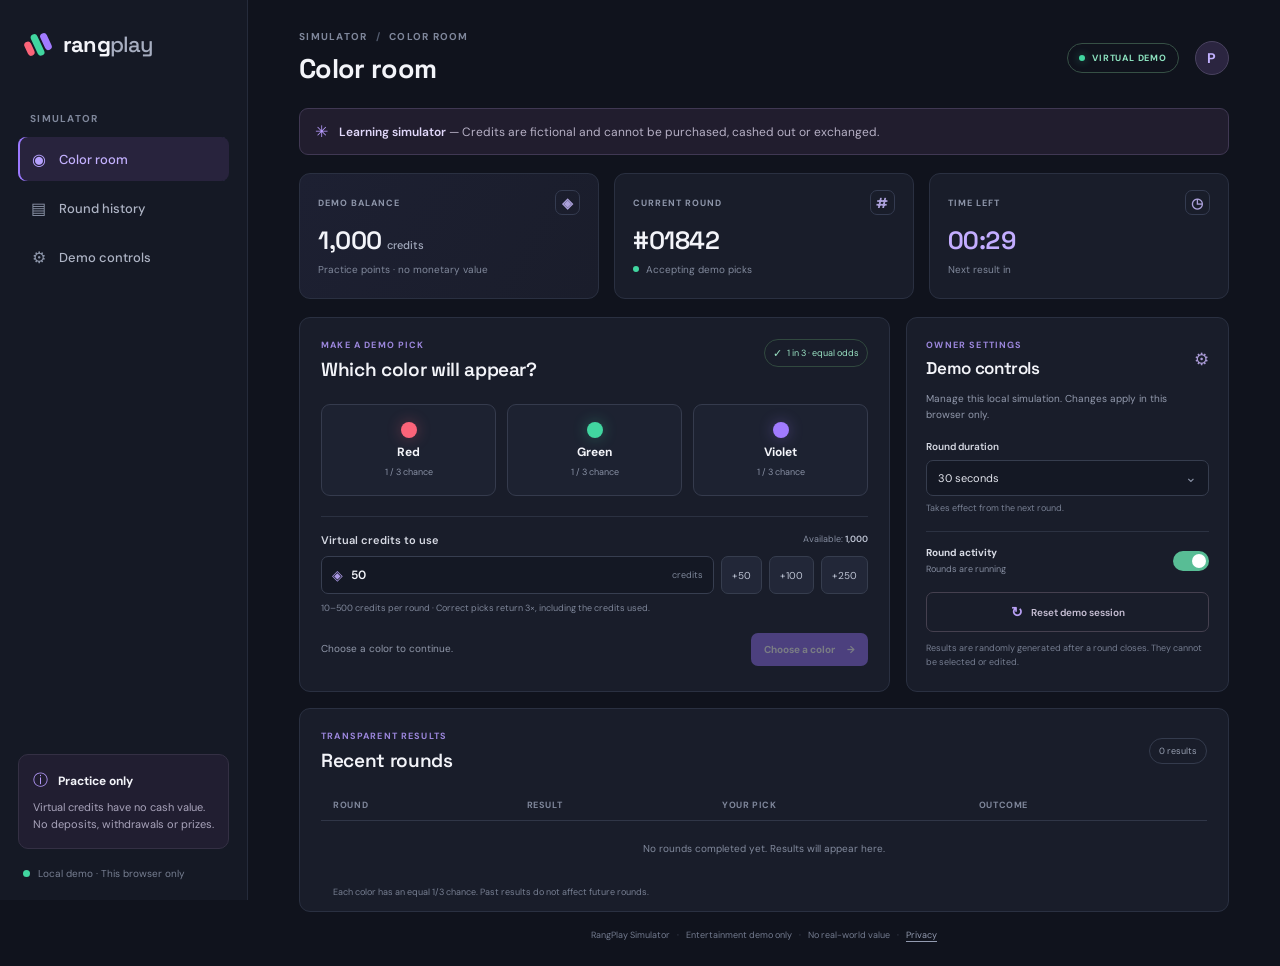
<file: job portal/index.html>
<!doctype html>
<html lang="en">
<head>
  <meta charset="UTF-8" />
  <meta name="viewport" content="width=device-width, initial-scale=1.0" />
  <meta name="theme-color" content="#10131d" />
  <meta name="apple-mobile-web-app-capable" content="yes" />
  <meta name="apple-mobile-web-app-status-bar-style" content="black-translucent" />
  <title>RangPlay — Color Simulator</title>
  <meta name="description" content="A virtual-credit color prediction simulator for learning probability. No real money." />
  <link rel="manifest" href="manifest.webmanifest" />
  <link rel="icon" href="icon.svg" type="image/svg+xml" />
  <link rel="apple-touch-icon" href="icons/icon-192.png" />
  <link rel="stylesheet" href="styles.css" />
</head>
<body>
  <div class="app-shell">
    <aside class="sidebar">
      <a class="brand" href="#" aria-label="RangPlay home">
        <span class="brand-icon" aria-hidden="true"><i></i><i></i><i></i></span>
        <span>rang<span class="brand-light">play</span></span>
      </a>

      <p class="side-label">SIMULATOR</p>
      <nav class="side-nav" aria-label="Main navigation">
        <a class="nav-item active" href="#play"><span class="nav-symbol">◉</span> Color room</a>
        <a class="nav-item" href="#history"><span class="nav-symbol">▤</span> Round history</a>
        <a class="nav-item" href="#controls"><span class="nav-symbol">⚙</span> Demo controls</a>
      </nav>

      <div class="sidebar-note">
        <span class="note-icon">ⓘ</span>
        <strong>Practice only</strong>
        <p>Virtual credits have no cash value. No deposits, withdrawals or prizes.</p>
      </div>
      <div class="sidebar-footer"><span class="online-dot"></span> Local demo · This browser only</div>
    </aside>

    <main class="main-content">
      <header class="topbar">
        <div>
          <p class="breadcrumb">SIMULATOR <span>/</span> COLOR ROOM</p>
          <h1>Color room</h1>
        </div>
        <div class="topbar-right">
          <span class="demo-badge"><span></span> VIRTUAL DEMO</span>
          <button class="install-button" id="install-app" type="button" hidden>Install app</button>
          <div class="avatar" aria-label="Demo player">P</div>
        </div>
      </header>

      <div class="notice" role="note">
        <span class="notice-icon">✳</span>
        <p><strong>Learning simulator</strong> <span>— Credits are fictional and cannot be purchased, cashed out or exchanged.</span></p>
      </div>

      <section class="summary-grid" aria-label="Session overview">
        <article class="summary-card balance-card">
          <div class="summary-top"><span>DEMO BALANCE</span><span class="card-icon">◈</span></div>
          <strong id="balance">1,000 <small>credits</small></strong>
          <p>Practice points · no monetary value</p>
        </article>
        <article class="summary-card">
          <div class="summary-top"><span>CURRENT ROUND</span><span class="card-icon">#</span></div>
          <strong id="round-id">#01842</strong>
          <p><span class="live-dot"></span> <span id="round-status">Accepting demo picks</span></p>
        </article>
        <article class="summary-card timer-card">
          <div class="summary-top"><span>TIME LEFT</span><span class="card-icon">◷</span></div>
          <strong id="countdown">00:30</strong>
          <p id="timer-caption">Next result in</p>
        </article>
      </section>

      <div class="content-grid">
        <section class="panel game-panel" id="play" aria-labelledby="game-title">
          <div class="panel-heading">
            <div>
              <p class="section-kicker">MAKE A DEMO PICK</p>
              <h2 id="game-title">Which color will appear?</h2>
            </div>
            <span class="fair-chip"><span>✓</span> 1 in 3 · equal odds</span>
          </div>

          <div class="color-options" role="group" aria-label="Choose a color">
            <button class="color-option red" data-color="Red" type="button" aria-pressed="false">
              <span class="color-orb"></span><strong>Red</strong><small>1 / 3 chance</small>
            </button>
            <button class="color-option green" data-color="Green" type="button" aria-pressed="false">
              <span class="color-orb"></span><strong>Green</strong><small>1 / 3 chance</small>
            </button>
            <button class="color-option violet" data-color="Violet" type="button" aria-pressed="false">
              <span class="color-orb"></span><strong>Violet</strong><small>1 / 3 chance</small>
            </button>
          </div>

          <form id="pick-form" class="pick-form">
            <div class="stake-heading">
              <label for="stake">Virtual credits to use</label>
              <span>Available: <strong id="available-balance">1,000</strong></span>
            </div>
            <div class="stake-row">
              <div class="stake-input-wrap">
                <span>◈</span>
                <input id="stake" type="number" min="10" max="500" step="10" value="50" inputmode="numeric" aria-describedby="stake-help" />
                <span class="input-unit">credits</span>
              </div>
              <button class="amount-chip" type="button" data-amount="50">+50</button>
              <button class="amount-chip" type="button" data-amount="100">+100</button>
              <button class="amount-chip" type="button" data-amount="250">+250</button>
            </div>
            <p class="form-help" id="stake-help">10–500 credits per round · Correct picks return 3×, including the credits used.</p>
            <div class="pick-footer">
              <p id="pick-message" aria-live="polite">Choose a color to continue.</p>
              <button class="submit-button" id="submit-pick" type="submit" disabled>Choose a color <span>→</span></button>
            </div>
          </form>

          <div class="result-banner" id="result-banner" aria-live="polite" hidden>
            <span class="result-spark">✦</span>
            <div><strong id="result-title">Round complete</strong><p id="result-detail"></p></div>
          </div>
        </section>

        <aside class="panel controls-panel" id="controls" aria-labelledby="controls-title">
          <div class="panel-heading compact">
            <div>
              <p class="section-kicker">OWNER SETTINGS</p>
              <h2 id="controls-title">Demo controls</h2>
            </div>
            <span class="settings-icon">⚙</span>
          </div>
          <p class="controls-intro">Manage this local simulation. Changes apply in this browser only.</p>

          <label class="control-label" for="duration">Round duration</label>
          <div class="select-wrap">
            <select id="duration">
              <option value="15">15 seconds</option>
              <option value="30" selected>30 seconds</option>
              <option value="60">60 seconds</option>
            </select>
            <span>⌄</span>
          </div>
          <p class="control-hint">Takes effect from the next round.</p>

          <div class="control-divider"></div>
          <div class="toggle-row">
            <div><strong>Round activity</strong><small id="activity-copy">Rounds are running</small></div>
            <button id="pause-toggle" class="toggle-button" type="button" role="switch" aria-checked="true" aria-label="Pause or resume rounds"><span></span></button>
          </div>
          <button class="reset-button" id="reset-demo" type="button"><span>↻</span> Reset demo session</button>
          <p class="owner-footnote">Results are randomly generated after a round closes. They cannot be selected or edited.</p>
        </aside>
      </div>

      <section class="panel history-panel" id="history" aria-labelledby="history-title">
        <div class="panel-heading history-heading">
          <div>
            <p class="section-kicker">TRANSPARENT RESULTS</p>
            <h2 id="history-title">Recent rounds</h2>
          </div>
          <span class="history-count" id="history-count">0 results</span>
        </div>
        <div class="table-wrap">
          <table>
            <thead><tr><th>ROUND</th><th>RESULT</th><th>YOUR PICK</th><th>OUTCOME</th></tr></thead>
            <tbody id="history-rows">
              <tr class="empty-row"><td colspan="4">No rounds completed yet. Results will appear here.</td></tr>
            </tbody>
          </table>
        </div>
        <p class="history-footnote">Each color has an equal 1/3 chance. Past results do not affect future rounds.</p>
      </section>
      <footer class="page-footer">RangPlay Simulator <span>·</span> Entertainment demo only <span>·</span> No real-world value <span>·</span> <a href="privacy.html">Privacy</a></footer>
    </main>
  </div>
  <script src="script.js"></script>
</body>
</html>
</file>
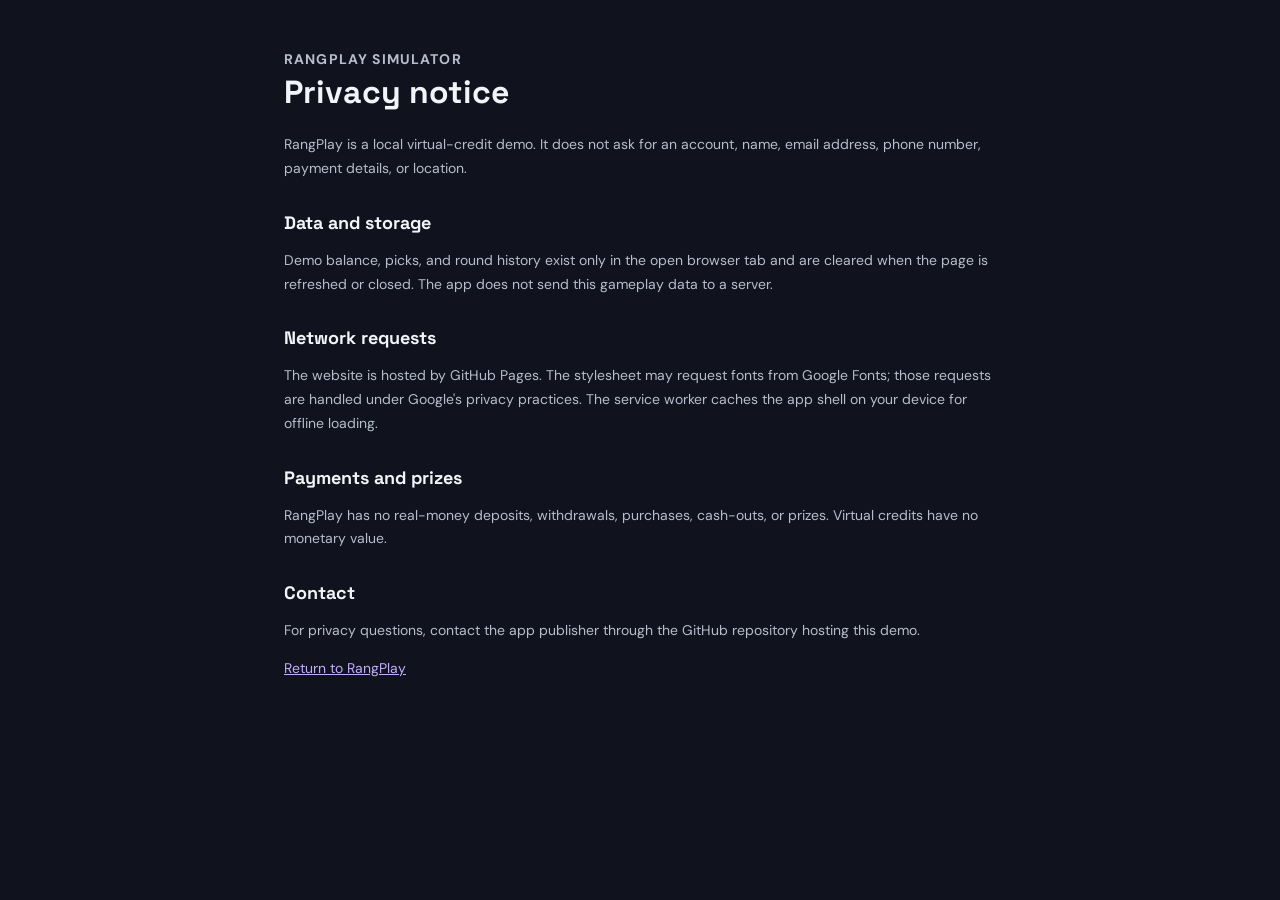
<file: job portal/privacy.html>
<!doctype html>
<html lang="en">
<head>
  <meta charset="UTF-8" />
  <meta name="viewport" content="width=device-width, initial-scale=1.0" />
  <meta name="theme-color" content="#10131d" />
  <title>Privacy | RangPlay</title>
  <link rel="stylesheet" href="styles.css" />
  <style>
    .privacy-page { max-width: 760px; margin: 0 auto; padding: 48px 24px; }
    .privacy-page h1, .privacy-page h2 { font-family: 'Space Grotesk', sans-serif; }
    .privacy-page h1 { font-size: 32px; }
    .privacy-page h2 { margin-top: 30px; font-size: 18px; }
    .privacy-page p, .privacy-page li { color: #b7bdcc; font-size: 14px; line-height: 1.7; }
    .privacy-page a { color: #c2adff; }
  </style>
</head>
<body>
  <main class="privacy-page">
    <p class="section-kicker">RANGPLAY SIMULATOR</p>
    <h1>Privacy notice</h1>
    <p>RangPlay is a local virtual-credit demo. It does not ask for an account, name, email address, phone number, payment details, or location.</p>
    <h2>Data and storage</h2>
    <p>Demo balance, picks, and round history exist only in the open browser tab and are cleared when the page is refreshed or closed. The app does not send this gameplay data to a server.</p>
    <h2>Network requests</h2>
    <p>The website is hosted by GitHub Pages. The stylesheet may request fonts from Google Fonts; those requests are handled under Google's privacy practices. The service worker caches the app shell on your device for offline loading.</p>
    <h2>Payments and prizes</h2>
    <p>RangPlay has no real-money deposits, withdrawals, purchases, cash-outs, or prizes. Virtual credits have no monetary value.</p>
    <h2>Contact</h2>
    <p>For privacy questions, contact the app publisher through the GitHub repository hosting this demo.</p>
    <p><a href="index.html">Return to RangPlay</a></p>
  </main>
</body>
</html>
</file>
<file: job portal/styles.css>
@import url('https://fonts.googleapis.com/css2?family=DM+Sans:wght@400;500;600;700&family=Space+Grotesk:wght@400;500;600;700&display=swap');

:root {
  color-scheme: dark;
  --bg: #10131d;
  --panel: #191d2a;
  --panel-raised: #202536;
  --line: #2a3041;
  --muted: #9299ac;
  --text: #f3f4f9;
  --purple: #9673ff;
  --red: #fb6479;
  --green: #41d6a0;
  --violet: #a17bff;
}

* { box-sizing: border-box; }
html { scroll-behavior: smooth; }
body {
  margin: 0;
  background: var(--bg);
  color: var(--text);
  font-family: 'DM Sans', sans-serif;
  font-size: 14px;
}
button, input, select { font: inherit; }
button { color: inherit; }
.app-shell { min-height: 100vh; }

.sidebar {
  position: fixed;
  inset: 0 auto 0 0;
  width: 248px;
  display: flex;
  flex-direction: column;
  padding: 28px 18px 20px;
  background: #151925;
  border-right: 1px solid #252b3b;
  z-index: 3;
}
.brand {
  display: flex;
  align-items: center;
  gap: 11px;
  margin: 2px 0 54px 7px;
  color: var(--text);
  text-decoration: none;
  font-family: 'Space Grotesk', sans-serif;
  font-size: 22px;
  font-weight: 700;
  letter-spacing: -.8px;
}
.brand-light { color: #a7aec1; font-weight: 500; }
.brand-icon { width: 27px; height: 27px; display: flex; align-items: center; gap: 2px; transform: rotate(-25deg); }
.brand-icon i { width: 7px; border-radius: 6px; background: var(--red); }
.brand-icon i:nth-child(1) { height: 15px; }
.brand-icon i:nth-child(2) { height: 23px; background: var(--green); }
.brand-icon i:nth-child(3) { height: 18px; background: var(--violet); }
.side-label, .section-kicker, .breadcrumb {
  margin: 0;
  color: #7f879b;
  font-size: 10px;
  font-weight: 700;
  letter-spacing: 1.25px;
}
.side-label { margin: 0 0 12px 12px; }
.side-nav { display: grid; gap: 5px; }
.nav-item {
  display: flex;
  align-items: center;
  gap: 12px;
  height: 44px;
  padding: 0 12px;
  border-radius: 8px;
  color: #aeb4c5;
  text-decoration: none;
  font-size: 13px;
  font-weight: 500;
  transition: background .16s, color .16s;
}
.nav-item:hover, .nav-item.active { background: #28233d; color: #c4b1ff; }
.nav-item.active { box-shadow: inset 2px 0 #9b79ff; }
.nav-symbol { width: 17px; color: #8d96aa; font-size: 16px; text-align: center; }
.nav-item.active .nav-symbol { color: #b6a1ff; }
.sidebar-note {
  margin-top: auto;
  padding: 15px 14px;
  border: 1px solid #343044;
  border-radius: 10px;
  background: #211e31;
}
.note-icon { color: #b89dff; font-size: 15px; }
.sidebar-note strong { margin-left: 6px; font-size: 12px; }
.sidebar-note p { margin: 9px 0 0; color: #a9a4bb; font-size: 11px; line-height: 1.55; }
.sidebar-footer { display: flex; align-items: center; gap: 8px; padding: 18px 5px 0; color: #777f92; font-size: 10px; }
.online-dot, .live-dot { display: inline-block; width: 7px; height: 7px; border-radius: 50%; background: var(--green); }

.main-content { max-width: 1540px; margin-left: 248px; padding: 30px clamp(24px, 4vw, 58px) 25px; }
.topbar { display: flex; align-items: center; justify-content: space-between; margin-bottom: 22px; }
.breadcrumb { margin-bottom: 8px; }
.breadcrumb span { padding: 0 5px; color: #555d70; }
h1, h2, p { margin-top: 0; }
.topbar h1 { margin: 0; font-family: 'Space Grotesk', sans-serif; font-size: 27px; letter-spacing: -.7px; }
.topbar-right { display: flex; align-items: center; gap: 16px; }
.demo-badge { display: flex; align-items: center; gap: 7px; padding: 8px 11px; border: 1px solid #365045; border-radius: 20px; color: #8de3c0; font-size: 9px; font-weight: 700; letter-spacing: .8px; }
.demo-badge span { width: 6px; height: 6px; border-radius: 50%; background: var(--green); box-shadow: 0 0 9px #41d6a077; }
.avatar { display: grid; width: 34px; height: 34px; place-items: center; border: 1px solid #49425f; border-radius: 50%; background: #2b2540; color: #c2b1ff; font-weight: 700; }
.install-button { padding: 8px 11px; border: 1px solid #51466f; border-radius: 7px; background: #28233d; color: #d3c7ff; cursor: pointer; font-size: 10px; font-weight: 700; }
.install-button:hover { background: #342d4d; }
.install-button[hidden] { display: none; }

.notice { display: flex; align-items: center; gap: 11px; padding: 12px 15px; border: 1px solid #403853; border-radius: 9px; background: #211d2e; }
.notice-icon { color: #b99dff; font-size: 16px; }
.notice p { margin: 0; color: #b6b0c5; font-size: 12px; }
.notice strong { color: #e2d9fb; font-weight: 600; }

.summary-grid { display: grid; grid-template-columns: repeat(3, minmax(0, 1fr)); gap: 15px; margin: 18px 0; }
.summary-card, .panel { border: 1px solid var(--line); border-radius: 11px; background: var(--panel); }
.summary-card { min-height: 126px; padding: 16px 18px; }
.summary-top { display: flex; align-items: center; justify-content: space-between; color: #8e96aa; font-size: 9px; font-weight: 700; letter-spacing: 1px; }
.card-icon { display: grid; width: 25px; height: 25px; place-items: center; border: 1px solid #343b50; border-radius: 7px; color: #aca1db; font-size: 14px; }
.summary-card > strong { display: block; margin-top: 9px; font-family: 'Space Grotesk', sans-serif; font-size: 25px; font-weight: 600; letter-spacing: -.5px; }
.summary-card > strong small { color: #a3aabd; font-family: 'DM Sans', sans-serif; font-size: 11px; font-weight: 500; letter-spacing: 0; }
.summary-card p { margin: 7px 0 0; color: #81899c; font-size: 10px; }
.summary-card p .live-dot { width: 6px; height: 6px; margin-right: 4px; vertical-align: 1px; }
.balance-card { background: linear-gradient(120deg, #1d2032, #1a1d2b); }
.timer-card > strong { color: #c3adff; font-variant-numeric: tabular-nums; }
.timer-card.paused > strong { color: #e5ba79; }

.content-grid { display: grid; grid-template-columns: minmax(0, 1.65fr) minmax(265px, .9fr); gap: 16px; align-items: stretch; }
.panel { padding: 21px; }
.panel-heading { display: flex; justify-content: space-between; align-items: flex-start; gap: 12px; }
.panel-heading h2 { margin: 6px 0 0; font-family: 'Space Grotesk', sans-serif; font-size: 19px; font-weight: 600; letter-spacing: -.35px; }
.section-kicker { font-size: 9px; color: #9c87dd; letter-spacing: 1.15px; }
.fair-chip { display: inline-flex; align-items: center; gap: 5px; padding: 6px 8px; border: 1px solid #31493f; border-radius: 20px; color: #9ae3c4; font-size: 9px; white-space: nowrap; }
.fair-chip span { font-size: 11px; }

.color-options { display: grid; grid-template-columns: repeat(3, minmax(0,1fr)); gap: 11px; margin: 22px 0 20px; }
.color-option {
  min-width: 0;
  height: 92px;
  display: grid;
  justify-items: center;
  align-content: center;
  gap: 6px;
  border: 1px solid #353b4d;
  border-radius: 9px;
  background: #1d2231;
  cursor: pointer;
  transition: border-color .16s, background .16s, transform .16s;
}
.color-option:hover { transform: translateY(-2px); background: #23293a; }
.color-option strong { font-size: 12px; }
.color-option small { color: #8991a5; font-size: 9px; }
.color-orb { width: 16px; height: 16px; border-radius: 50%; }
.color-option.red .color-orb { background: var(--red); box-shadow: 0 0 15px #fb647955; }
.color-option.green .color-orb { background: var(--green); box-shadow: 0 0 15px #41d6a055; }
.color-option.violet .color-orb { background: var(--violet); box-shadow: 0 0 15px #a17bff55; }
.color-option.red.selected { border-color: var(--red); background: #34212e; }
.color-option.green.selected { border-color: var(--green); background: #1d332f; }
.color-option.violet.selected { border-color: var(--violet); background: #2b2540; }
.color-option:disabled { cursor: not-allowed; opacity: .52; transform: none; }
.color-option:focus-visible, button:focus-visible, select:focus-visible, input:focus-visible { outline: 2px solid #c1aaff; outline-offset: 3px; }

.pick-form { border-top: 1px solid #2b3141; padding-top: 16px; }
.stake-heading { display: flex; justify-content: space-between; gap: 10px; margin-bottom: 9px; }
.stake-heading label { color: #d6d9e3; font-size: 11px; font-weight: 600; }
.stake-heading > span { color: #858da0; font-size: 9px; }
.stake-heading strong { color: #bec4d3; font-weight: 600; }
.stake-row { display: flex; gap: 7px; }
.stake-input-wrap { flex: 1; min-width: 130px; display: flex; align-items: center; gap: 8px; padding: 0 10px; border: 1px solid #373e50; border-radius: 7px; background: #141824; color: #ad9ae7; }
.stake-input-wrap input { width: 100%; min-width: 20px; padding: 10px 0; border: 0; outline: 0; background: transparent; color: var(--text); font-size: 12px; font-weight: 600; }
.stake-input-wrap input:focus-visible { outline: none; }
.input-unit { color: #7e879a; font-size: 9px; white-space: nowrap; }
.amount-chip { padding: 0 10px; border: 1px solid #363d4e; border-radius: 7px; background: #222738; color: #bec4d4; cursor: pointer; font-size: 10px; transition: background .15s; }
.amount-chip:hover { background: #30364a; }
.form-help { margin: 8px 0 0; color: #7f879a; font-size: 9px; line-height: 1.5; }
.pick-footer { display: flex; align-items: center; justify-content: space-between; gap: 12px; margin-top: 17px; }
.pick-footer p { margin: 0; color: #9198aa; font-size: 10px; line-height: 1.4; }
.submit-button { padding: 10px 13px; border: 0; border-radius: 7px; background: #9272f3; color: #fff; cursor: pointer; font-size: 10px; font-weight: 700; white-space: nowrap; transition: background .15s, opacity .15s; }
.submit-button:hover:not(:disabled) { background: #a187ff; }
.submit-button:disabled { opacity: .42; cursor: not-allowed; }
.submit-button span { margin-left: 10px; }
.result-banner { display: flex; align-items: center; gap: 11px; margin-top: 16px; padding: 11px 12px; border: 1px solid #3c3651; border-radius: 8px; background: #242137; }
.result-banner[hidden] { display: none; }
.result-spark { color: #c0aaff; font-size: 18px; }
.result-banner strong { font-size: 11px; }
.result-banner p { margin: 3px 0 0; color: #a7a4b7; font-size: 10px; }

.controls-panel { padding: 21px 19px; }
.compact { align-items: center; }
.compact h2 { font-size: 17px; }
.settings-icon { color: #a99aD5; font-size: 17px; }
.controls-intro { margin: 12px 0 18px; color: #9299ac; font-size: 10px; line-height: 1.55; }
.control-label { display: block; margin-bottom: 7px; color: #d6d9e3; font-size: 10px; font-weight: 600; }
.select-wrap { position: relative; }
.select-wrap select { width: 100%; appearance: none; padding: 10px 32px 10px 11px; border: 1px solid #363d4e; border-radius: 7px; background: #141824; color: #e2e4ec; cursor: pointer; font-size: 11px; }
.select-wrap > span { position: absolute; top: 8px; right: 12px; color: #8991a5; pointer-events: none; }
.control-hint { margin: 6px 0 0; color: #777f92; font-size: 9px; }
.control-divider { height: 1px; margin: 17px 0 14px; background: #2c3242; }
.toggle-row { display: flex; align-items: center; justify-content: space-between; gap: 10px; }
.toggle-row strong, .toggle-row small { display: block; }
.toggle-row strong { color: #d8dbe5; font-size: 10px; }
.toggle-row small { margin-top: 4px; color: #848c9f; font-size: 9px; }
.toggle-button { position: relative; width: 36px; height: 20px; padding: 0; border: 0; border-radius: 20px; background: #474d5d; cursor: pointer; transition: background .18s; }
.toggle-button span { position: absolute; top: 3px; left: 3px; width: 14px; height: 14px; border-radius: 50%; background: white; transition: transform .18s; }
.toggle-button[aria-checked="true"] { background: #58bd95; }
.toggle-button[aria-checked="true"] span { transform: translateX(16px); }
.reset-button { width: 100%; margin-top: 17px; padding: 10px; border: 1px solid #45404f; border-radius: 7px; background: transparent; color: #c8c0d5; cursor: pointer; font-size: 10px; font-weight: 600; }
.reset-button:hover { border-color: #9b78fa; background: #252136; }
.reset-button span { margin-right: 6px; color: #b8a0f4; font-size: 14px; vertical-align: -1px; }
.owner-footnote { margin: 10px 0 0; color: #757d90; font-size: 9px; line-height: 1.55; }

.history-panel { margin-top: 16px; padding-bottom: 13px; }
.history-heading { align-items: center; }
.history-count { padding: 6px 9px; border: 1px solid #343b4d; border-radius: 20px; color: #969eb0; font-size: 9px; }
.table-wrap { overflow-x: auto; margin-top: 17px; }
table { width: 100%; border-collapse: collapse; text-align: left; }
th { padding: 9px 12px; border-bottom: 1px solid #303647; color: #7f879b; font-size: 9px; font-weight: 700; letter-spacing: .6px; }
td { padding: 11px 12px; border-bottom: 1px solid #282e3e; color: #c2c7d4; font-size: 10px; }
tbody tr:last-child td { border-bottom: 0; }
.empty-row td { padding: 21px 12px; color: #828a9d; text-align: center; }
.round-cell { font-family: 'Space Grotesk', sans-serif; font-weight: 600; }
.table-color { display: inline-flex; align-items: center; gap: 7px; }
.table-color i { width: 8px; height: 8px; border-radius: 50%; }
.table-color.red i { background: var(--red); }
.table-color.green i { background: var(--green); }
.table-color.violet i { background: var(--violet); }
.outcome-win { color: #66d9ab; }
.outcome-loss { color: #f08a99; }
.outcome-none { color: #898fa1; }
.history-footnote { margin: 10px 12px 0; color: #777f92; font-size: 9px; }
.page-footer { padding: 17px 0 0; color: #737b8f; font-size: 9px; text-align: center; }
.page-footer span { margin: 0 5px; color: #4f5668; }
.page-footer a { color: #939bb0; text-decoration: underline; text-underline-offset: 3px; }

@media (max-width: 1080px) {
  .sidebar { width: 218px; }
  .main-content { margin-left: 218px; padding-right: 26px; padding-left: 26px; }
  .content-grid { grid-template-columns: minmax(0, 1.4fr) minmax(245px, .9fr); }
  .panel { padding: 17px; }
  .stake-row { flex-wrap: wrap; }
  .stake-input-wrap { flex-basis: 100%; }
  .amount-chip { min-height: 32px; flex: 1; }
}
@media (max-width: 760px) {
  .sidebar { position: static; width: auto; height: auto; display: block; padding: 15px 20px 11px; border-right: 0; border-bottom: 1px solid #252b3b; }
  .brand { display: inline-flex; margin: 0; font-size: 19px; }
  .side-label, .sidebar-note, .sidebar-footer { display: none; }
  .side-nav { display: flex; gap: 5px; margin-top: 13px; overflow-x: auto; }
  .nav-item { flex: 0 0 auto; height: 36px; padding: 0 10px; font-size: 11px; }
  .nav-item.active { box-shadow: inset 0 -2px #9b79ff; }
  .main-content { margin-left: 0; padding: 24px 20px; }
}
@media (max-width: 560px) {
  .main-content { padding: 20px 14px; }
  .topbar { margin-bottom: 16px; }
  .topbar h1 { font-size: 23px; }
  .topbar-right { gap: 9px; }
  .demo-badge { padding: 7px 8px; font-size: 8px; }
  .avatar { width: 30px; height: 30px; }
  .notice { align-items: flex-start; padding: 11px; }
  .notice p { line-height: 1.5; font-size: 10px; }
  .summary-grid { grid-template-columns: 1fr 1fr; gap: 9px; margin: 13px 0; }
  .summary-card { min-height: 111px; padding: 13px; }
  .summary-card:first-child { grid-column: 1/-1; }
  .summary-card > strong { font-size: 22px; }
  .timer-card > strong { font-size: 21px; }
  .content-grid { grid-template-columns: 1fr; gap: 12px; }
  .panel { padding: 16px; }
  .panel-heading h2 { font-size: 17px; }
  .fair-chip { font-size: 8px; }
  .color-options { gap: 7px; margin: 18px 0; }
  .color-option { height: 82px; }
  .color-option small { font-size: 8px; }
  .stake-row { flex-wrap: nowrap; gap: 5px; }
  .stake-input-wrap { flex: 1 1 auto; min-width: 90px; padding: 0 7px; gap: 5px; }
  .stake-input-wrap input { font-size: 11px; }
  .input-unit { font-size: 8px; }
  .amount-chip { flex: 0 0 auto; padding: 0 8px; }
  .pick-footer { align-items: flex-start; flex-direction: column; }
  .submit-button { width: 100%; }
  .history-panel { margin-top: 12px; }
  th, td { padding-right: 8px; padding-left: 8px; white-space: nowrap; }
}
</file>
